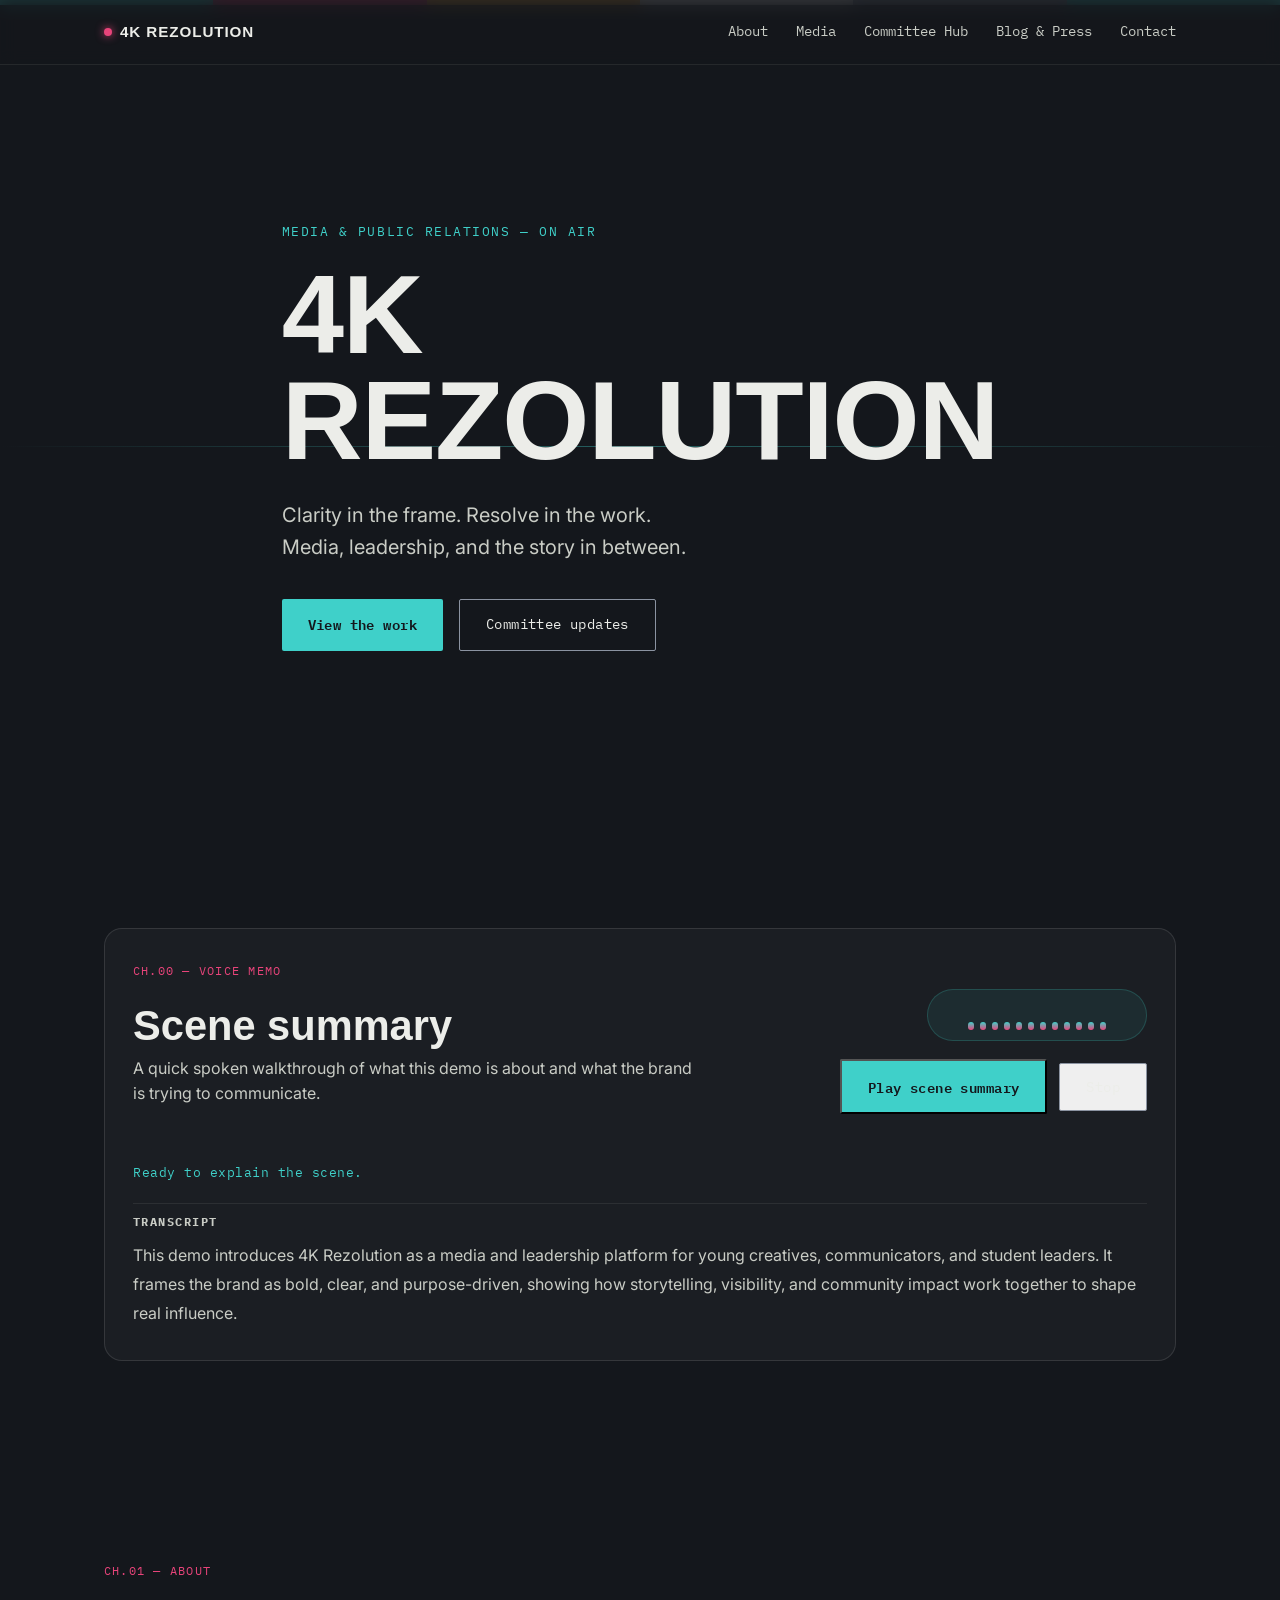
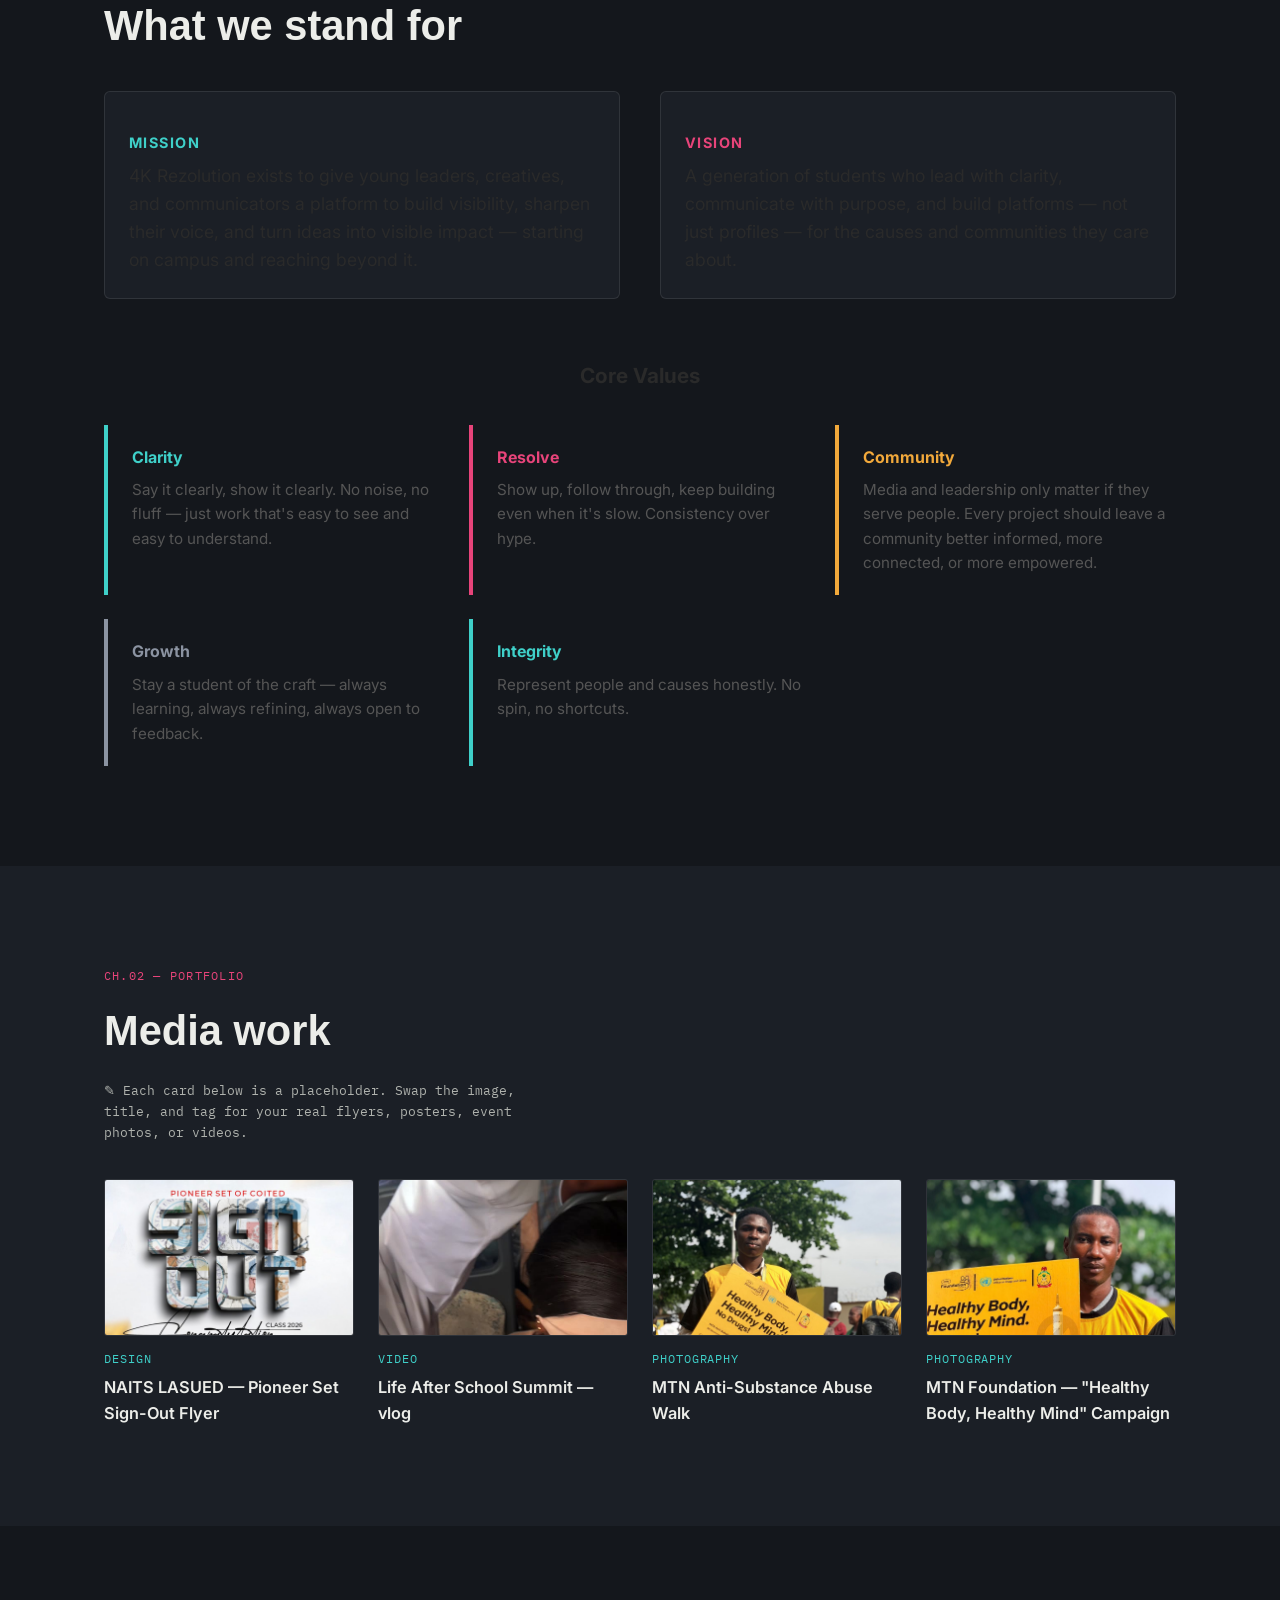
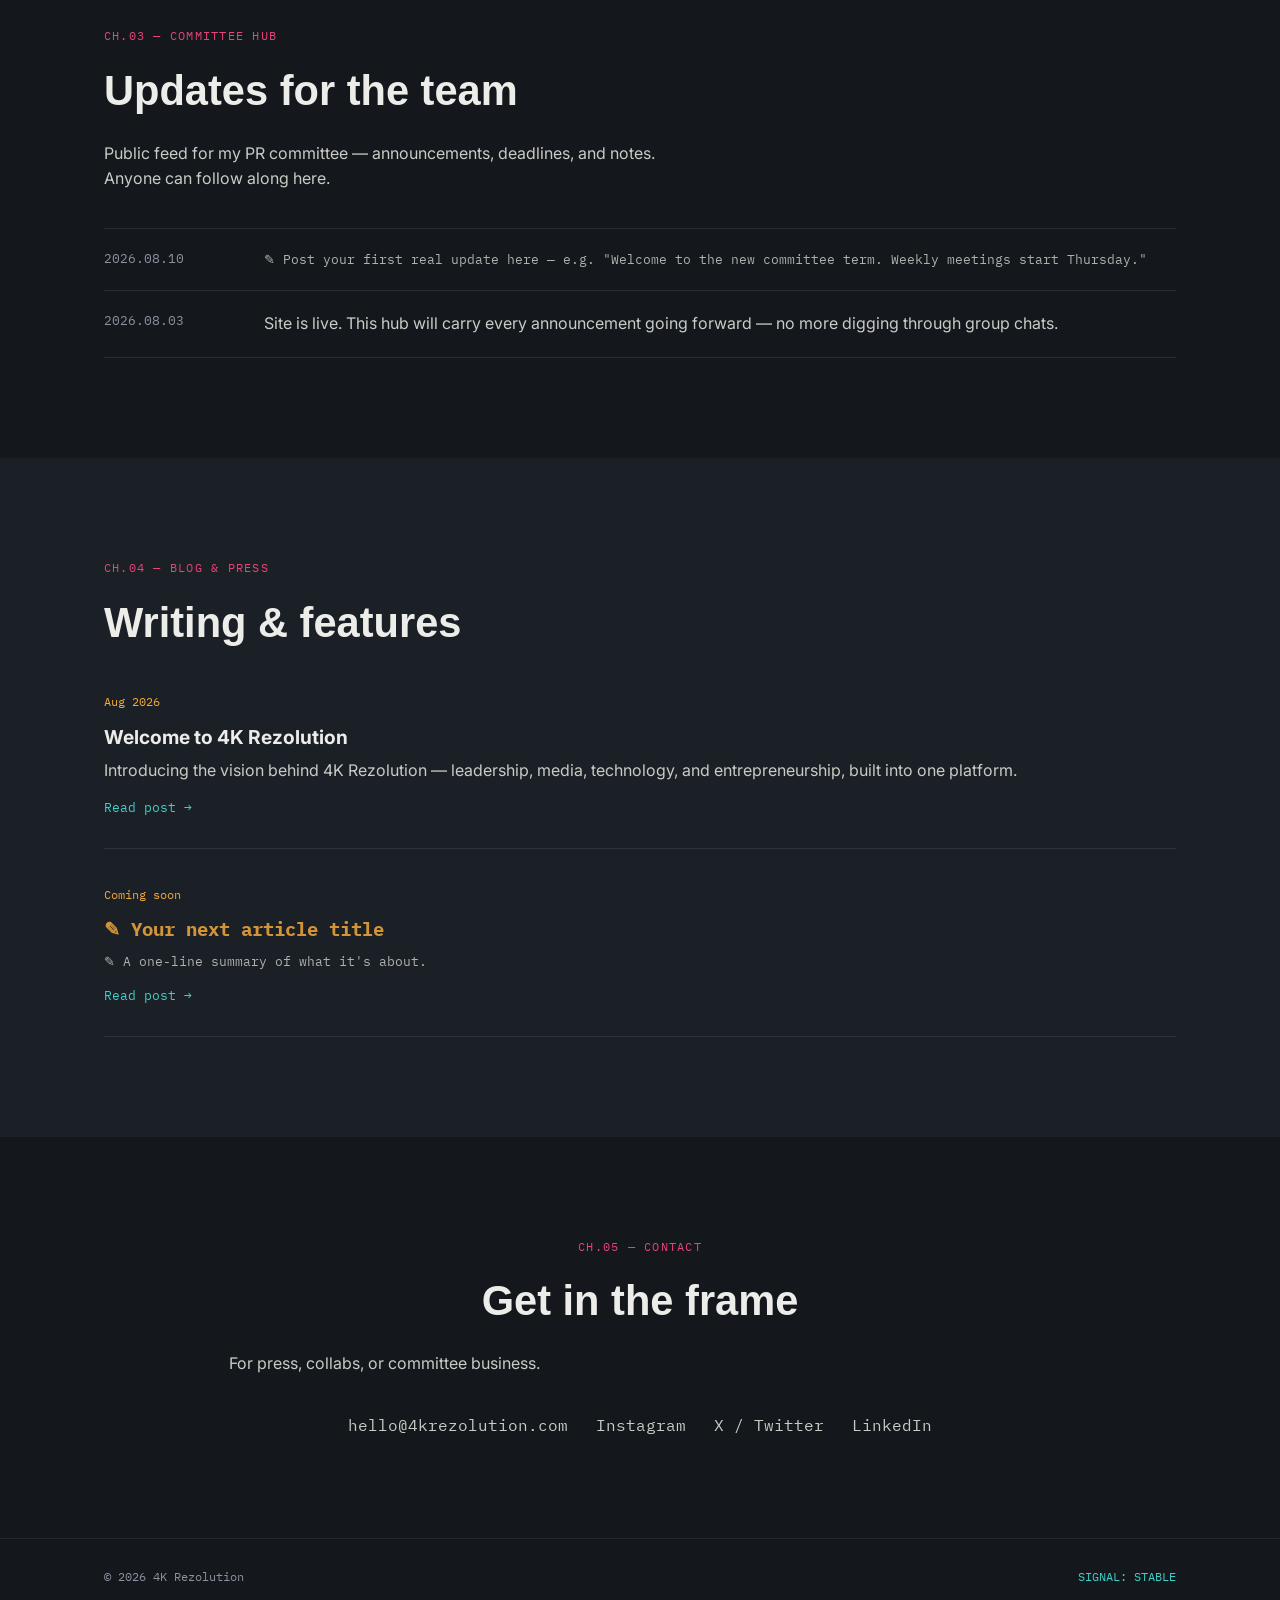
<file: index.html>
<!DOCTYPE html>
<html lang="en">
<head>
<meta charset="UTF-8">
<meta name="viewport" content="width=device-width, initial-scale=1.0">
<title>4K Rezolution — Media &amp; Leadership</title>
<meta name="description" content="4K Rezolution — media work, leadership journey, and PR committee hub.">
<link rel="preconnect" href="https://fonts.googleapis.com">
<link href="https://fonts.googleapis.com/css2?family=Archivo+Expanded:wght@600;700;800&family=Inter:wght@400;500;600&family=IBM+Plex+Mono:wght@400;500&display=swap" rel="stylesheet">
<link rel="stylesheet" href="css/style.css">
</head>
<body>

<!-- ============ NAV ============ -->
<header class="site-header">
  <div class="wrap header-inner">
    <a href="#top" class="brandmark">
      <span class="brandmark-dot" aria-hidden="true"></span>
      4K REZOLUTION
    </a>
    <nav class="site-nav" aria-label="Primary">
      <a href="#about">About</a>
      <a href="#media">Media</a>
      <a href="#committee">Committee&nbsp;Hub</a>
      <a href="#press">Blog&nbsp;&amp;&nbsp;Press</a>
      <a href="#contact">Contact</a>
    </nav>
    <button class="nav-toggle" id="navToggle" aria-label="Open menu" aria-expanded="false">
      <span></span><span></span><span></span>
    </button>
  </div>
</header>

<!-- ============ HERO ============ -->
<section id="top" class="hero">
  <div class="hero-bars" aria-hidden="true">
    <span style="--c:#3FD0C9"></span>
    <span style="--c:#E8447A"></span>
    <span style="--c:#F2A93B"></span>
    <span style="--c:#ECEDE9"></span>
    <span style="--c:#8B93A1"></span>
    <span style="--c:#3FD0C9"></span>
  </div>

  <div class="wrap hero-inner">
    <p class="eyebrow">MEDIA &amp; PUBLIC RELATIONS — ON AIR</p>
    <h1 class="hero-title">4K<br>REZOLUTION</h1>
    <p class="hero-tag">Clarity in the frame. Resolve in the work.<br>Media, leadership, and the story in between.</p>
    <div class="hero-actions">
      <a href="#media" class="btn btn-primary">View the work</a>
      <a href="#committee" class="btn btn-ghost">Committee updates</a>
    </div>
  </div>

  <div class="scan-line" aria-hidden="true"></div>
</section>

<section class="section voice-memo-section">
  <div class="wrap voice-memo-wrap">
    <div class="voice-memo-card">
      <div class="voice-memo-copy">
        <p class="section-label">CH.00 — VOICE MEMO</p>
        <h2 class="section-title">Scene summary</h2>
        <p class="section-sub">A quick spoken walkthrough of what this demo is about and what the brand is trying to communicate.</p>
      </div>

      <div class="voice-memo-panel">
        <div class="voice-wave" aria-hidden="true">
          <span></span><span></span><span></span><span></span><span></span>
          <span></span><span></span><span></span><span></span><span></span>
          <span></span><span></span>
        </div>

        <div class="voice-memo-controls">
          <button id="voiceMemoToggle" class="btn btn-primary" type="button" aria-live="polite">Play scene summary</button>
          <button id="voiceMemoStop" class="btn btn-ghost" type="button">Stop</button>
        </div>
      </div>

      <p id="voiceMemoStatus" class="voice-memo-status">Ready to explain the scene.</p>

      <div class="voice-memo-transcript">
        <h3>Transcript</h3>
        <p id="voiceMemoTranscript">This demo introduces 4K Rezolution as a media and leadership platform for young creatives, communicators, and student leaders. It frames the brand as bold, clear, and purpose-driven, showing how storytelling, visibility, and community impact work together to shape real influence.</p>
      </div>
    </div>
  </div>
</section>

<!-- ============ ABOUT ============ -->
<section id="about" class="section">
  <div class="wrap">
    <p class="section-label">CH.01 — ABOUT</p>
    <h2 class="section-title">What we stand for</h2>
    
    <!-- Mission & Vision -->
    <div class="about-intro">
      <div class="about-block" data-section="mission" style="cursor: pointer;">
        <h3 style="color: #3FD0C9; font-size: 0.9rem; text-transform: uppercase; letter-spacing: 0.1em; margin-bottom: 0.5rem;">Mission</h3>
        <p style="font-size: 1.1rem; line-height: 1.6; color: #2a2a2a;">4K Rezolution exists to give young leaders, creatives, and communicators a platform to build visibility, sharpen their voice, and turn ideas into visible impact — starting on campus and reaching beyond it.</p>
      </div>
      <div class="about-block" data-section="vision" style="cursor: pointer;">
        <h3 style="color: #E8447A; font-size: 0.9rem; text-transform: uppercase; letter-spacing: 0.1em; margin-bottom: 0.5rem;">Vision</h3>
        <p style="font-size: 1.1rem; line-height: 1.6; color: #2a2a2a;">A generation of students who lead with clarity, communicate with purpose, and build platforms — not just profiles — for the causes and communities they care about.</p>
      </div>
    </div>

    <!-- Core Values -->
    <div class="values-section">
      <h3 style="font-size: 1.3rem; margin-bottom: 2rem; text-align: center; color: #2a2a2a;">Core Values</h3>
      <div class="values-grid">
        <div class="value-card" data-value="clarity" data-color="#3FD0C9" style="border-left: 4px solid #3FD0C9; padding-left: 1.5rem; cursor: pointer;">
          <h4 style="font-size: 1rem; font-weight: 700; color: #3FD0C9; margin-bottom: 0.5rem;">Clarity</h4>
          <p style="color: #555; line-height: 1.6;">Say it clearly, show it clearly. No noise, no fluff — just work that's easy to see and easy to understand.</p>
        </div>
        <div class="value-card" data-value="resolve" data-color="#E8447A" style="border-left: 4px solid #E8447A; padding-left: 1.5rem; cursor: pointer;">
          <h4 style="font-size: 1rem; font-weight: 700; color: #E8447A; margin-bottom: 0.5rem;">Resolve</h4>
          <p style="color: #555; line-height: 1.6;">Show up, follow through, keep building even when it's slow. Consistency over hype.</p>
        </div>
        <div class="value-card" data-value="community" data-color="#F2A93B" style="border-left: 4px solid #F2A93B; padding-left: 1.5rem; cursor: pointer;">
          <h4 style="font-size: 1rem; font-weight: 700; color: #F2A93B; margin-bottom: 0.5rem;">Community</h4>
          <p style="color: #555; line-height: 1.6;">Media and leadership only matter if they serve people. Every project should leave a community better informed, more connected, or more empowered.</p>
        </div>
        <div class="value-card" data-value="growth" data-color="#8B93A1" style="border-left: 4px solid #8B93A1; padding-left: 1.5rem; cursor: pointer;">
          <h4 style="font-size: 1rem; font-weight: 700; color: #8B93A1; margin-bottom: 0.5rem;">Growth</h4>
          <p style="color: #555; line-height: 1.6;">Stay a student of the craft — always learning, always refining, always open to feedback.</p>
        </div>
        <div class="value-card" data-value="integrity" data-color="#3FD0C9" style="border-left: 4px solid #3FD0C9; padding-left: 1.5rem; cursor: pointer;">
          <h4 style="font-size: 1rem; font-weight: 700; color: #3FD0C9; margin-bottom: 0.5rem;">Integrity</h4>
          <p style="color: #555; line-height: 1.6;">Represent people and causes honestly. No spin, no shortcuts.</p>
        </div>
      </div>
    </div>

    <!-- Value Modal (hidden by default) -->
    <div id="valueModal" class="value-modal" style="display: none;">
      <div class="value-modal-backdrop"></div>
      <div class="value-modal-content">
        <button class="value-modal-close" id="closeModal" aria-label="Close modal">&times;</button>
        <div class="value-modal-inner">
          <h2 id="modalTitle" style="margin: 0 0 1rem;"></h2>
          <p id="modalBody" style="margin: 0; font-size: 1.1rem; line-height: 1.8; color: #555;"></p>
        </div>
      </div>
    </div>

    <!-- Mission Modal (hidden by default) -->
    <div id="missionModal" class="section-modal" style="display: none;">
      <div class="section-modal-backdrop"></div>
      <div class="section-modal-content">
        <button class="section-modal-close" id="closeMissionModal" aria-label="Close modal">&times;</button>
        <div class="section-modal-inner">
          <h2 id="missionTitle" style="margin: 0 0 1rem; color: #3FD0C9;">Mission</h2>
          <p id="missionBody" style="margin: 0; font-size: 1.1rem; line-height: 1.8; color: #555;"></p>
        </div>
      </div>
    </div>

    <!-- Vision Modal (hidden by default) -->
    <div id="visionModal" class="section-modal" style="display: none;">
      <div class="section-modal-backdrop"></div>
      <div class="section-modal-content">
        <button class="section-modal-close" id="closeVisionModal" aria-label="Close modal">&times;</button>
        <div class="section-modal-inner">
          <h2 id="visionTitle" style="margin: 0 0 1rem; color: #E8447A;">Vision</h2>
          <p id="visionBody" style="margin: 0; font-size: 1.1rem; line-height: 1.8; color: #555;"></p>
        </div>
      </div>
    </div>
  </div>
</section>

<!-- ============ MEDIA / PORTFOLIO ============ -->
<section id="media" class="section section-alt">
  <div class="wrap">
    <p class="section-label">CH.02 — PORTFOLIO</p>
    <h2 class="section-title">Media work</h2>
    <p class="section-sub edit-note">✎ Each card below is a placeholder. Swap the image, title, and tag for your real flyers, posters, event photos, or videos.</p>

    <div class="media-grid">
      <article class="media-card">
        <div class="media-thumb-wrapper" data-media-type="image" data-media-url="media/signout-flyer.jpeg">
          <img class="media-thumb" src="media/signout-flyer.jpeg" alt="NAITS LASUED Sign-Out Flyer" loading="lazy">
        </div>
        <p class="media-tag">DESIGN</p>
        <h3>NAITS LASUED — Pioneer Set Sign-Out Flyer</h3>
      </article>

      <article class="media-card">
        <div class="media-thumb-wrapper" data-media-type="video" data-media-url="media/lifeafterschool-vlog.mp4">
          <img class="media-thumb" src="media/lifeafterschool-thumb.jpeg" alt="Life After School Summit vlog" loading="lazy">
        </div>
        <p class="media-tag">VIDEO</p>
        <h3>Life After School Summit — vlog</h3>
      </article>

      <article class="media-card">
        <div class="media-thumb-wrapper" data-media-type="image" data-media-url="media/mtn-walk-3.jpeg">
          <img class="media-thumb" src="media/mtn-walk-3.jpeg" alt="MTN Anti-Substance Abuse walk" loading="lazy">
        </div>
        <p class="media-tag">PHOTOGRAPHY</p>
        <h3>MTN Anti-Substance Abuse Walk</h3>
      </article>

      <article class="media-card">
        <div class="media-thumb-wrapper" data-media-type="image" data-media-url="media/mtn-walk-1.jpeg">
          <img class="media-thumb" src="media/mtn-walk-1.jpeg" alt="MTN Anti-Substance Abuse walk" loading="lazy">
        </div>
        <p class="media-tag">PHOTOGRAPHY</p>
        <h3>MTN Foundation — "Healthy Body, Healthy Mind" Campaign</h3>
      </article>
    </div>

    <!-- Media Lightbox Modal (hidden by default) -->
    <div id="mediaModal" class="media-modal" style="display: none;">
      <div class="media-modal-backdrop"></div>
      <div class="media-modal-content">
        <button class="media-modal-close" id="closeMediaModal" aria-label="Close media">&times;</button>
        <div class="media-modal-inner">
          <img id="mediaImage" class="media-modal-image" style="display: none; max-width: 100%; max-height: 90vh; border-radius: 8px;">
          <video id="mediaVideo" class="media-modal-video" controls style="display: none; max-width: 100%; max-height: 90vh; border-radius: 8px;">
            Your browser does not support video playback.
          </video>
        </div>
      </div>
    </div>
  </div>
</section>

<!-- ============ COMMITTEE HUB ============ -->
<section id="committee" class="section">
  <div class="wrap">
    <p class="section-label">CH.03 — COMMITTEE HUB</p>
    <h2 class="section-title">Updates for the team</h2>
    <p class="section-sub">Public feed for my PR committee — announcements, deadlines, and notes. Anyone can follow along here.</p>

    <ul class="feed">
      <li class="feed-item">
        <span class="feed-time">2026.08.10</span>
        <span class="feed-body edit-note">✎ Post your first real update here — e.g. "Welcome to the new committee term. Weekly meetings start Thursday."</span>
      </li>
      <li class="feed-item">
        <span class="feed-time">2026.08.03</span>
        <span class="feed-body">Site is live. This hub will carry every announcement going forward — no more digging through group chats.</span>
      </li>
    </ul>
  </div>
</section>

<!-- ============ BLOG & PRESS ============ -->
<section id="press" class="section section-alt">
  <div class="wrap">
    <p class="section-label">CH.04 — BLOG &amp; PRESS</p>
    <h2 class="section-title">Writing &amp; features</h2>

    <div class="press-list">
      <article class="press-item">
        <span class="press-date">Aug 2026</span>
        <h3>Welcome to 4K Rezolution</h3>
        <p>Introducing the vision behind 4K Rezolution — leadership, media, technology, and entrepreneurship, built into one platform.</p>
        <a href="blog/welcome-to-4k-rezolution.html" class="press-link">Read post →</a>
      </article>
      <article class="press-item">
        <span class="press-date">Coming soon</span>
        <h3 class="edit-note">✎ Your next article title</h3>
        <p class="edit-note">✎ A one-line summary of what it's about.</p>
        <a href="#" class="press-link">Read post →</a>
      </article>
    </div>
  </div>
</section>

<!-- ============ CONTACT ============ -->
<section id="contact" class="section contact">
  <div class="wrap contact-inner">
    <p class="section-label">CH.05 — CONTACT</p>
    <h2 class="section-title">Get in the frame</h2>
    <p class="section-sub">For press, collabs, or committee business.</p>
    <div class="contact-links">
      <a href="mailto:hello@4krezolution.com">hello@4krezolution.com</a>
      <a href="#">Instagram</a>
      <a href="#">X / Twitter</a>
      <a href="#">LinkedIn</a>
    </div>
  </div>
</section>

<footer class="site-footer">
  <div class="wrap">
    <span>© 2026 4K Rezolution</span>
    <span class="footer-signal">SIGNAL: STABLE</span>
  </div>
</footer>

<script src="js/script.js"></script>
</body>
</html>
</file>
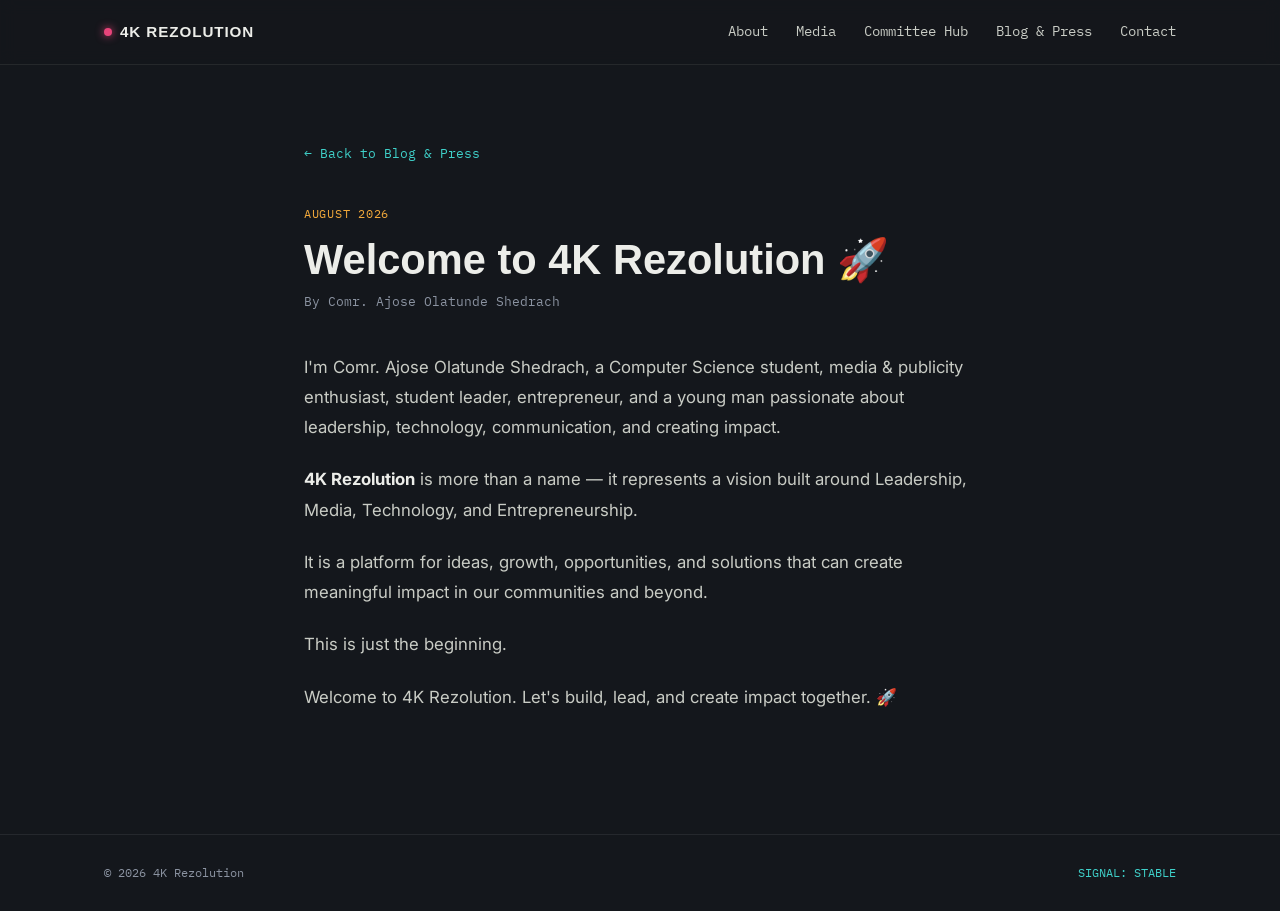
<file: blog/welcome-to-4k-rezolution.html>
<!DOCTYPE html>
<html lang="en">
<head>
<meta charset="UTF-8">
<meta name="viewport" content="width=device-width, initial-scale=1.0">
<title>Welcome to 4K Rezolution — 4K Rezolution</title>
<meta name="description" content="Introducing the vision behind 4K Rezolution — leadership, media, technology, and entrepreneurship.">
<link rel="preconnect" href="https://fonts.googleapis.com">
<link href="https://fonts.googleapis.com/css2?family=Archivo+Expanded:wght@600;700;800&family=Inter:wght@400;500;600&family=IBM+Plex+Mono:wght@400;500&display=swap" rel="stylesheet">
<link rel="stylesheet" href="../css/style.css">
<style>
  .post-wrap { max-width: 720px; margin: 0 auto; padding: 140px 24px 100px; }
  .post-back { font-family: var(--font-mono); font-size: 0.82rem; color: var(--cyan); display: inline-block; margin-bottom: 28px; }
  .post-back:hover { color: #5adcd5; }
  .post-date { font-family: var(--font-mono); font-size: 0.78rem; color: var(--amber); letter-spacing: 0.06em; }
  .post-title { font-family: var(--font-display); font-weight: 800; font-size: clamp(1.8rem, 5vw, 2.6rem); margin: 10px 0 8px; line-height: 1.1; }
  .post-byline { font-family: var(--font-mono); font-size: 0.82rem; color: var(--steel); margin: 0 0 40px; }
  .post-body p { color: var(--paper-dim); font-size: 1.05rem; line-height: 1.8; margin: 0 0 22px; }
  .post-body strong { color: var(--paper); }
</style>
</head>
<body>

<header class="site-header">
  <div class="wrap header-inner">
    <a href="../index.html#top" class="brandmark">
      <span class="brandmark-dot" aria-hidden="true"></span>
      4K REZOLUTION
    </a>
    <nav class="site-nav" aria-label="Primary">
      <a href="../index.html#about">About</a>
      <a href="../index.html#media">Media</a>
      <a href="../index.html#committee">Committee&nbsp;Hub</a>
      <a href="../index.html#press">Blog&nbsp;&amp;&nbsp;Press</a>
      <a href="../index.html#contact">Contact</a>
    </nav>
    <button class="nav-toggle" id="navToggle" aria-label="Open menu" aria-expanded="false">
      <span></span><span></span><span></span>
    </button>
  </div>
</header>

<article class="post-wrap">
  <a href="../index.html#press" class="post-back">← Back to Blog &amp; Press</a>

  <p class="post-date">AUGUST 2026</p>
  <h1 class="post-title">Welcome to 4K Rezolution 🚀</h1>
  <p class="post-byline">By Comr. Ajose Olatunde Shedrach</p>

  <div class="post-body">
    <p>I'm Comr. Ajose Olatunde Shedrach, a Computer Science student, media &amp; publicity enthusiast, student leader, entrepreneur, and a young man passionate about leadership, technology, communication, and creating impact.</p>

    <p><strong>4K Rezolution</strong> is more than a name — it represents a vision built around Leadership, Media, Technology, and Entrepreneurship.</p>

    <p>It is a platform for ideas, growth, opportunities, and solutions that can create meaningful impact in our communities and beyond.</p>

    <p>This is just the beginning.</p>

    <p>Welcome to 4K Rezolution. Let's build, lead, and create impact together. 🚀</p>
  </div>
</article>

<footer class="site-footer">
  <div class="wrap">
    <span>© 2026 4K Rezolution</span>
    <span class="footer-signal">SIGNAL: STABLE</span>
  </div>
</footer>

<script src="../js/script.js"></script>
</body>
</html>
</file>
<file: css/style.css>
/* ============================================
   4K REZOLUTION — design tokens
   ============================================ */
:root {
  --ink: #14171C;
  --ink-soft: #1B1F26;
  --paper: #ECEDE9;
  --paper-dim: #C9CCC5;
  --steel: #8B93A1;
  --cyan: #3FD0C9;
  --magenta: #E8447A;
  --amber: #F2A93B;

  --font-display: 'Archivo Expanded', sans-serif;
  --font-body: 'Inter', sans-serif;
  --font-mono: 'IBM Plex Mono', monospace;

  --wrap: 1120px;
}

* { box-sizing: border-box; }
html { scroll-behavior: smooth; }

body {
  margin: 0;
  background: var(--ink);
  color: var(--paper);
  font-family: var(--font-body);
  line-height: 1.6;
  -webkit-font-smoothing: antialiased;
}

@media (prefers-reduced-motion: reduce) {
  html { scroll-behavior: auto; }
  * { animation: none !important; transition: none !important; }
}

a { color: inherit; text-decoration: none; }
a:focus-visible, button:focus-visible {
  outline: 2px solid var(--cyan);
  outline-offset: 3px;
}

.wrap {
  max-width: var(--wrap);
  margin: 0 auto;
  padding: 0 24px;
}

.edit-note {
  color: var(--amber);
  font-family: var(--font-mono);
  font-size: 0.82rem;
  opacity: 0.85;
}

/* ============ HEADER ============ */
.site-header {
  position: fixed;
  top: 0; left: 0; right: 0;
  z-index: 100;
  background: rgba(20, 23, 28, 0.85);
  backdrop-filter: blur(8px);
  border-bottom: 1px solid rgba(236, 237, 233, 0.08);
}

.header-inner {
  display: flex;
  align-items: center;
  justify-content: space-between;
  height: 64px;
}

.brandmark {
  font-family: var(--font-display);
  font-weight: 700;
  font-size: 0.95rem;
  letter-spacing: 0.06em;
  display: flex;
  align-items: center;
  gap: 8px;
}

.brandmark-dot {
  width: 8px; height: 8px;
  border-radius: 50%;
  background: var(--magenta);
  box-shadow: 0 0 8px var(--magenta);
}

.site-nav {
  display: flex;
  gap: 28px;
  font-size: 0.85rem;
  font-family: var(--font-mono);
}

.site-nav a { color: var(--paper-dim); transition: color 0.2s; }
.site-nav a:hover { color: var(--cyan); }

.nav-toggle {
  display: none;
  flex-direction: column;
  gap: 5px;
  background: none;
  border: none;
  cursor: pointer;
  padding: 8px;
}
.nav-toggle span {
  width: 22px; height: 2px;
  background: var(--paper);
}

/* ============ HERO ============ */
.hero {
  position: relative;
  min-height: 92vh;
  display: flex;
  align-items: center;
  overflow: hidden;
  padding-top: 64px;
}

.hero-bars {
  position: absolute;
  top: 0; left: 0; right: 0;
  height: 5px;
  display: flex;
}
.hero-bars span {
  flex: 1;
  background: var(--c);
}

.hero-inner { position: relative; z-index: 2; padding-top: 40px; padding-bottom: 60px; }

.eyebrow {
  font-family: var(--font-mono);
  font-size: 0.8rem;
  color: var(--cyan);
  letter-spacing: 0.12em;
  margin: 0 0 20px;
}

.hero-title {
  font-family: var(--font-display);
  font-weight: 800;
  font-size: clamp(3rem, 10vw, 7rem);
  line-height: 0.95;
  letter-spacing: -0.01em;
  margin: 0 0 24px;
}

.hero-tag {
  font-size: clamp(1rem, 2vw, 1.25rem);
  color: var(--paper-dim);
  max-width: 34ch;
  margin: 0 0 36px;
}

.hero-actions { display: flex; gap: 16px; flex-wrap: wrap; }

.voice-memo-section {
  padding-top: 32px;
  padding-bottom: 32px;
}

.voice-memo-card {
  background: rgba(255, 255, 255, 0.03);
  border: 1px solid rgba(236, 237, 233, 0.12);
  border-radius: 18px;
  padding: 32px 28px;
  display: grid;
  grid-template-columns: 1.4fr 1fr;
  gap: 20px 28px;
  align-items: center;
}

.voice-memo-copy {
  grid-column: 1 / 2;
}

.voice-memo-copy .section-title {
  margin-bottom: 12px;
}

.voice-memo-panel {
  grid-column: 2 / 3;
  display: flex;
  flex-direction: column;
  align-items: flex-end;
  gap: 18px;
}

.voice-wave {
  display: flex;
  align-items: end;
  justify-content: center;
  gap: 6px;
  width: 100%;
  max-width: 220px;
  height: 52px;
  padding: 10px 14px;
  border-radius: 999px;
  background: rgba(63, 208, 201, 0.08);
  border: 1px solid rgba(63, 208, 201, 0.2);
}

.voice-wave span {
  display: block;
  width: 6px;
  min-height: 8px;
  border-radius: 999px;
  background: linear-gradient(180deg, var(--cyan), var(--magenta));
  animation: voicePulse 1.3s ease-in-out infinite alternate;
  transform-origin: bottom center;
}

.voice-wave span:nth-child(1) { animation-delay: 0.1s; }
.voice-wave span:nth-child(2) { animation-delay: 0.2s; }
.voice-wave span:nth-child(3) { animation-delay: 0.3s; }
.voice-wave span:nth-child(4) { animation-delay: 0.4s; }
.voice-wave span:nth-child(5) { animation-delay: 0.5s; }
.voice-wave span:nth-child(6) { animation-delay: 0.6s; }
.voice-wave span:nth-child(7) { animation-delay: 0.7s; }
.voice-wave span:nth-child(8) { animation-delay: 0.8s; }
.voice-wave span:nth-child(9) { animation-delay: 0.9s; }
.voice-wave span:nth-child(10) { animation-delay: 1s; }
.voice-wave span:nth-child(11) { animation-delay: 1.1s; }
.voice-wave span:nth-child(12) { animation-delay: 1.2s; }

@keyframes voicePulse {
  0% { transform: scaleY(0.35); opacity: 0.5; }
  100% { transform: scaleY(1); opacity: 1; }
}

.voice-memo-controls {
  display: flex;
  align-items: center;
  gap: 12px;
  justify-content: flex-end;
  flex-wrap: wrap;
}

.voice-memo-status {
  grid-column: 1 / -1;
  margin: 0;
  color: var(--cyan);
  font-family: var(--font-mono);
  font-size: 0.8rem;
  letter-spacing: 0.04em;
}

.voice-memo-transcript {
  grid-column: 1 / -1;
  padding-top: 8px;
  border-top: 1px solid rgba(236, 237, 233, 0.08);
}

.voice-memo-transcript h3 {
  margin: 0 0 10px;
  font-family: var(--font-mono);
  font-size: 0.75rem;
  letter-spacing: 0.12em;
  text-transform: uppercase;
  color: var(--paper-dim);
}

.voice-memo-transcript p {
  margin: 0;
  color: var(--paper-dim);
  line-height: 1.8;
}

.btn {
  display: inline-block;
  padding: 14px 26px;
  font-family: var(--font-mono);
  font-size: 0.85rem;
  letter-spacing: 0.03em;
  border-radius: 2px;
  transition: transform 0.15s, background 0.15s, color 0.15s;
}
.btn:hover { transform: translateY(-2px); }

.btn-primary { background: var(--cyan); color: var(--ink); font-weight: 600; }
.btn-primary:hover { background: #5adcd5; }

.btn-ghost { border: 1px solid var(--steel); color: var(--paper); }
.btn-ghost:hover { border-color: var(--cyan); color: var(--cyan); }

.scan-line {
  position: absolute;
  left: 0; right: 0;
  height: 1px;
  background: linear-gradient(90deg, transparent, var(--cyan), transparent);
  opacity: 0.4;
  animation: scan 6s linear infinite;
}
@keyframes scan {
  0% { top: 10%; }
  50% { top: 90%; }
  100% { top: 10%; }
}

/* ============ SECTIONS ============ */
.section { padding: 100px 0; }
.section-alt { background: var(--ink-soft); }

.section-label {
  font-family: var(--font-mono);
  font-size: 0.78rem;
  color: var(--magenta);
  letter-spacing: 0.1em;
  margin: 0 0 12px;
}

.section-title {
  font-family: var(--font-display);
  font-weight: 700;
  font-size: clamp(1.8rem, 4vw, 2.6rem);
  margin: 0 0 32px;
}

.section-sub {
  color: var(--paper-dim);
  max-width: 56ch;
  margin: -16px 0 36px;
}

/* About */
.about-grid {
  display: grid;
  grid-template-columns: 220px 1.4fr 1fr;
  gap: 40px;
  align-items: start;
}
.about-photo img {
  width: 100%;
  border-radius: 6px;
  display: block;
  border: 1px solid rgba(236,237,233,0.12);
}
.about-name {
  font-family: var(--font-display);
  font-weight: 700;
  font-size: 1.2rem;
  margin: 0 0 4px;
}
.about-role {
  font-family: var(--font-mono);
  font-size: 0.8rem;
  color: var(--cyan);
  margin: 0 0 18px;
}
.about-copy p:not(.about-name):not(.about-role) { color: var(--paper-dim); }

@media (max-width: 900px) {
  .about-grid { grid-template-columns: 1fr; }
  .about-photo { max-width: 220px; }
}
.about-stats { display: flex; flex-direction: column; gap: 24px; }
.stat {
  border-left: 2px solid var(--cyan);
  padding-left: 16px;
}
.stat-num {
  display: block;
  font-family: var(--font-display);
  font-weight: 700;
  font-size: 1.4rem;
  color: var(--paper);
}
.stat-label {
  font-family: var(--font-mono);
  font-size: 0.8rem;
  color: var(--steel);
}

/* About intro (Mission & Vision) */
.about-intro {
  display: grid;
  grid-template-columns: 1fr 1fr;
  gap: 40px;
  margin-bottom: 60px;
}
.about-block {
  padding: 24px;
  background: var(--ink-soft);
  border-radius: 6px;
  border: 1px solid rgba(236,237,233,0.1);
}
.about-block p {
  margin: 0;
  color: var(--paper-dim);
}
.about-block:hover {
  border-color: rgba(236,237,233,0.3);
  transition: border-color 0.2s ease, background 0.2s ease;
  background: rgba(236,237,233,0.05);
}

/* Values section */
.values-section { margin-top: 48px; }
.values-grid {
  display: grid;
  grid-template-columns: repeat(auto-fit, minmax(260px, 1fr));
  gap: 24px;
  margin-top: 24px;
}
.value-card {
  padding: 20px 0;
}
.value-card h4 {
  margin: 0 0 12px;
}
.value-card p {
  margin: 0;
  font-size: 0.95rem;
  line-height: 1.7;
}
.value-card:hover {
  opacity: 0.8;
  transition: opacity 0.2s ease;
}

/* Value Modal */
.value-modal {
  position: fixed;
  top: 0;
  left: 0;
  right: 0;
  bottom: 0;
  z-index: 1000;
  display: flex;
  align-items: center;
  justify-content: center;
  animation: fadeIn 0.3s ease;
}
.value-modal-backdrop {
  position: absolute;
  top: 0;
  left: 0;
  right: 0;
  bottom: 0;
  background: rgba(0, 0, 0, 0.6);
  z-index: -1;
}
.value-modal-content {
  background: var(--paper);
  border-radius: 8px;
  padding: 48px 40px;
  max-width: 600px;
  width: 90%;
  max-height: 80vh;
  overflow-y: auto;
  box-shadow: 0 20px 60px rgba(0, 0, 0, 0.3);
  position: relative;
  animation: slideUp 0.3s ease;
}
.value-modal-close {
  position: absolute;
  top: 16px;
  right: 16px;
  background: none;
  border: none;
  font-size: 2rem;
  cursor: pointer;
  color: var(--ink);
  padding: 0;
  width: 40px;
  height: 40px;
  display: flex;
  align-items: center;
  justify-content: center;
  border-radius: 4px;
}
.value-modal-close:hover {
  background: rgba(0, 0, 0, 0.05);
}
.value-modal-inner {
  color: var(--ink);
}
#modalTitle {
  font-family: var(--font-display);
  font-size: 2.2rem;
  font-weight: 700;
}
#modalBody {
  color: var(--ink-soft);
}

@keyframes fadeIn {
  from { opacity: 0; }
  to { opacity: 1; }
}
@keyframes slideUp {
  from {
    transform: translateY(20px);
    opacity: 0;
  }
  to {
    transform: translateY(0);
    opacity: 1;
  }
}

/* Section Modals (Mission & Vision) */
.section-modal {
  position: fixed;
  top: 0;
  left: 0;
  right: 0;
  bottom: 0;
  z-index: 1000;
  display: flex;
  align-items: center;
  justify-content: center;
  animation: fadeIn 0.3s ease;
}
.section-modal-backdrop {
  position: absolute;
  top: 0;
  left: 0;
  right: 0;
  bottom: 0;
  background: rgba(0, 0, 0, 0.6);
  z-index: -1;
}
.section-modal-content {
  background: var(--paper);
  border-radius: 8px;
  padding: 48px 40px;
  max-width: 600px;
  width: 90%;
  max-height: 80vh;
  overflow-y: auto;
  box-shadow: 0 20px 60px rgba(0, 0, 0, 0.3);
  position: relative;
  animation: slideUp 0.3s ease;
}
.section-modal-close {
  position: absolute;
  top: 16px;
  right: 16px;
  background: none;
  border: none;
  font-size: 2rem;
  cursor: pointer;
  color: var(--ink);
  padding: 0;
  width: 40px;
  height: 40px;
  display: flex;
  align-items: center;
  justify-content: center;
  border-radius: 4px;
}
.section-modal-close:hover {
  background: rgba(0, 0, 0, 0.05);
}
.section-modal-inner {
  color: var(--ink);
}
.section-modal-inner h2 {
  font-family: var(--font-display);
  font-size: 2.2rem;
  font-weight: 700;
}
.section-modal-inner p {
  color: var(--ink-soft);
}

/* Media Lightbox Modal */
.media-modal {
  position: fixed;
  top: 0;
  left: 0;
  right: 0;
  bottom: 0;
  z-index: 1000;
  display: flex;
  align-items: center;
  justify-content: center;
  animation: fadeIn 0.3s ease;
}
.media-modal-backdrop {
  position: absolute;
  top: 0;
  left: 0;
  right: 0;
  bottom: 0;
  background: rgba(0, 0, 0, 0.9);
  z-index: -1;
}
.media-modal-content {
  position: relative;
  animation: slideUp 0.3s ease;
  max-width: 90vw;
  max-height: 90vh;
  display: flex;
  align-items: center;
  justify-content: center;
}
.media-modal-close {
  position: absolute;
  top: 16px;
  right: 16px;
  background: rgba(255, 255, 255, 0.1);
  border: 1px solid rgba(255, 255, 255, 0.3);
  font-size: 2rem;
  cursor: pointer;
  color: white;
  padding: 0;
  width: 40px;
  height: 40px;
  display: flex;
  align-items: center;
  justify-content: center;
  border-radius: 4px;
  z-index: 1001;
}
.media-modal-close:hover {
  background: rgba(255, 255, 255, 0.2);
  border-color: rgba(255, 255, 255, 0.5);
}
.media-modal-inner {
  display: flex;
  align-items: center;
  justify-content: center;
}
.media-thumb-wrapper {
  cursor: pointer;
  position: relative;
  overflow: hidden;
}
.media-thumb-wrapper:hover .media-thumb {
  transform: scale(1.05);
}

@media (max-width: 900px) {
  .about-intro { grid-template-columns: 1fr; }
}

/* Media grid */
.media-grid {
  display: grid;
  grid-template-columns: repeat(auto-fit, minmax(230px, 1fr));
  gap: 24px;
}
.media-card { display: flex; flex-direction: column; }
.media-thumb {
  aspect-ratio: 16/10;
  border-radius: 3px;
  margin-bottom: 14px;
  width: 100%;
  height: auto;
  object-fit: cover;
  display: block;
  border: 1px solid rgba(236,237,233,0.1);
  transition: transform 0.2s;
}
.media-card a:hover .media-thumb { transform: scale(1.02); }
.media-tag {
  font-family: var(--font-mono);
  font-size: 0.72rem;
  color: var(--cyan);
  letter-spacing: 0.08em;
  margin: 0 0 6px;
}
.media-card h3 { margin: 0; font-size: 1.02rem; font-weight: 600; }

/* Committee feed */
.feed { list-style: none; margin: 0; padding: 0; border-top: 1px solid rgba(236,237,233,0.1); }
.feed-item {
  display: grid;
  grid-template-columns: 140px 1fr;
  gap: 20px;
  padding: 20px 0;
  border-bottom: 1px solid rgba(236,237,233,0.1);
}
.feed-time { font-family: var(--font-mono); font-size: 0.8rem; color: var(--steel); }
.feed-body { color: var(--paper-dim); }

/* Press */
.press-list { display: grid; gap: 32px; }
.press-item { border-bottom: 1px solid rgba(236,237,233,0.1); padding-bottom: 28px; }
.press-date { font-family: var(--font-mono); font-size: 0.78rem; color: var(--amber); }
.press-item h3 { margin: 8px 0 6px; font-size: 1.2rem; }
.press-item p { color: var(--paper-dim); margin: 0 0 10px; }
.press-link { font-family: var(--font-mono); font-size: 0.82rem; color: var(--cyan); }

/* Contact */
.contact-inner { text-align: center; }
.contact-links {
  display: flex; justify-content: center; gap: 28px; flex-wrap: wrap;
  font-family: var(--font-mono); margin-top: 24px;
}
.contact-links a { color: var(--paper-dim); transition: color 0.2s; }
.contact-links a:hover { color: var(--magenta); }

/* Footer */
.site-footer {
  padding: 28px 0;
  border-top: 1px solid rgba(236,237,233,0.08);
  font-family: var(--font-mono);
  font-size: 0.78rem;
  color: var(--steel);
}
.site-footer .wrap { display: flex; justify-content: space-between; }
.footer-signal { color: var(--cyan); }

/* ============ RESPONSIVE ============ */
@media (max-width: 760px) {
  .site-nav { display: none; }
  .nav-toggle { display: flex; }
  .site-nav.open {
    display: flex;
    position: absolute;
    top: 64px; left: 0; right: 0;
    background: var(--ink);
    flex-direction: column;
    padding: 20px 24px;
    gap: 18px;
    border-bottom: 1px solid rgba(236,237,233,0.08);
  }
  .about-grid { grid-template-columns: 1fr; }
  .feed-item { grid-template-columns: 1fr; gap: 6px; }
}
</file>
